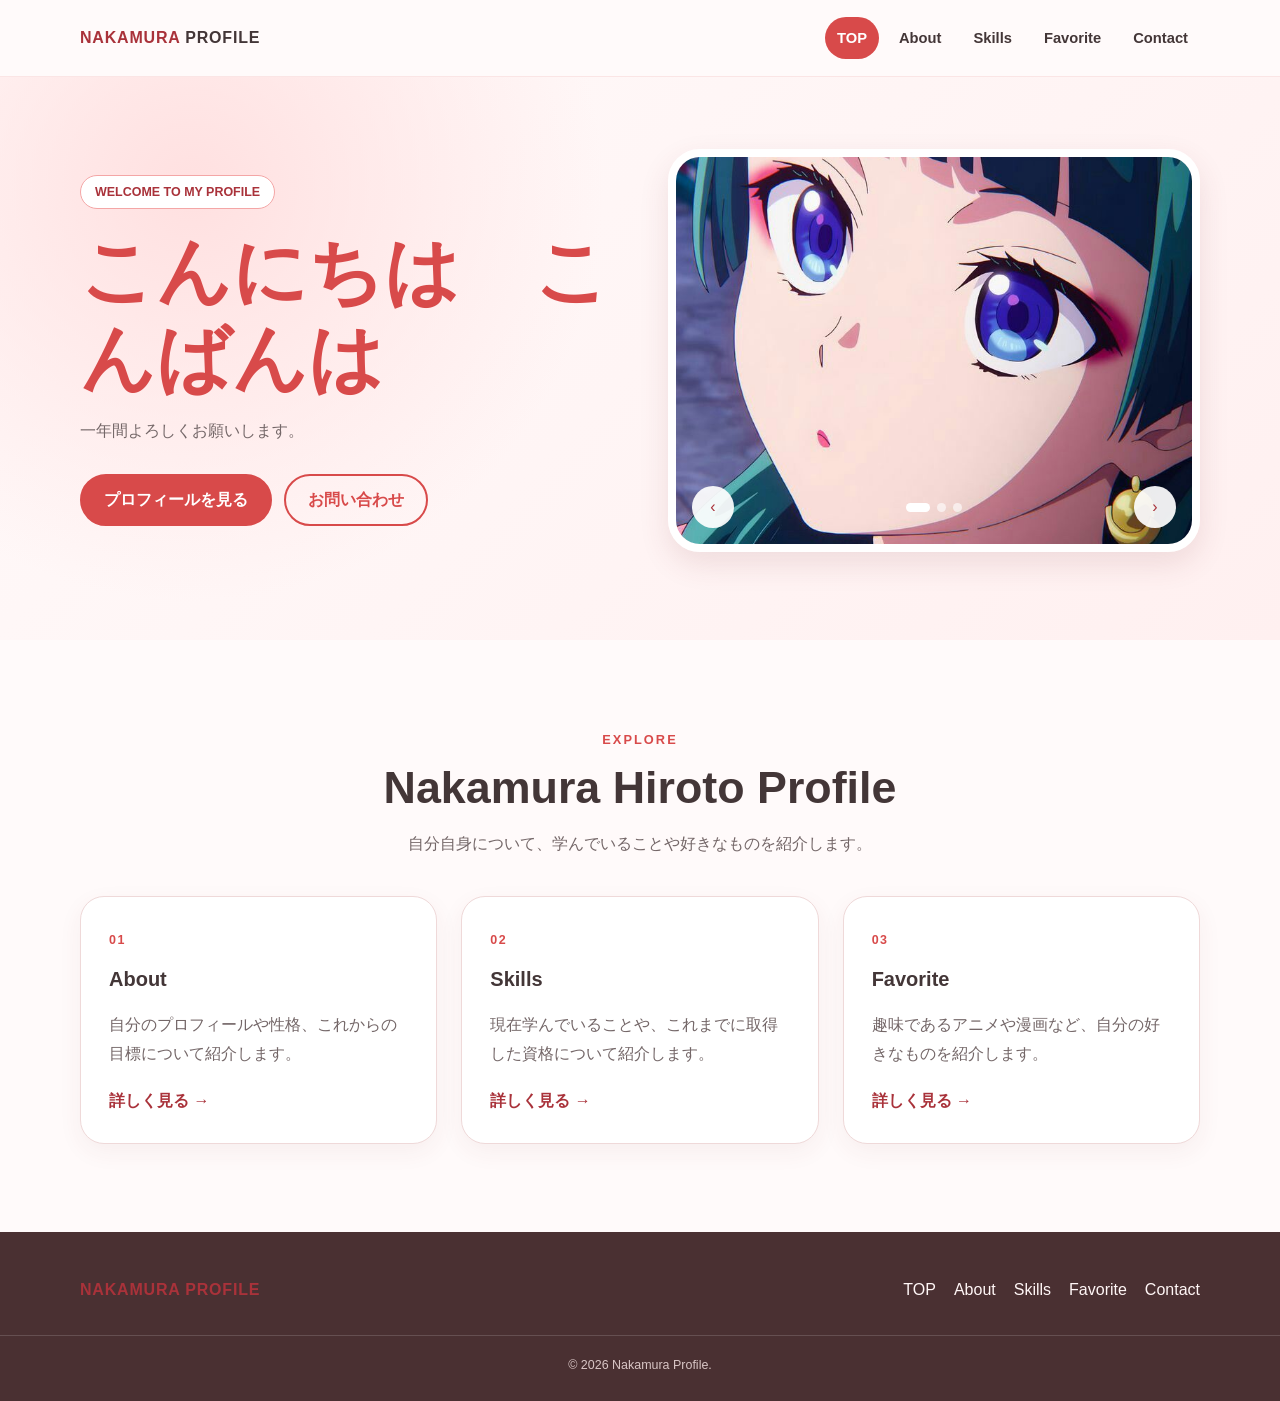
<file: index.html>
<!DOCTYPE html>
<html lang="ja">

<head>
  <meta charset="UTF-8">
  <meta name="viewport" content="width=device-width, initial-scale=1.0">
  <meta name="description" content="中村のプロフィールサイトのトップページです。">
  <title>TOP | Nakamura Profile</title>
  <link rel="stylesheet" href="css/reset.css">
  <link rel="stylesheet" href="css/style.css">
</head>

<body>
  <a class="skip-link" href="#main-content">本文へ移動</a>

  <header class="site-header">
    <div class="header-inner container">
      <a class="site-logo" href="index.html">
        NAKAMURA <span>PROFILE</span>
      </a>

      <button class="menu-button" type="button" aria-label="メニューを開閉" aria-expanded="false"
        aria-controls="global-navigation">
        <span class="menu-button__line"></span>
        <span class="menu-button__line"></span>
        <span class="menu-button__line"></span>
      </button>

      <nav class="global-nav" id="global-navigation" aria-label="メインナビゲーション">
        <ul class="nav-list">
          <li><a class="nav-link" href="index.html" aria-current="page">TOP</a></li>
          <li><a class="nav-link" href="about.html">About</a></li>
          <li><a class="nav-link" href="skills.html">Skills</a></li>
          <li><a class="nav-link" href="favorite.html">Favorite</a></li>
          <li><a class="nav-link" href="contact.html">Contact</a></li>
        </ul>
      </nav>
    </div>
  </header>
  <main id="main-content">
    <section class="hero">
      <div class="hero-inner container">
        <div class="hero__content fade-in">
          <span class="hero__label">WELCOME TO MY PROFILE</span>
          <h1 class="hero__title">
            <em>こんにちは　こんばんは</em>
          </h1>
          <p class="hero__text">一年間よろしくお願いします。</p>

          <div class="button-row">
            <a class="button" href="about.html">プロフィールを見る</a>
            <a class="button button--outline" href="contact.html">お問い合わせ</a>
          </div>
        </div>

        <div class="slider fade-in" aria-label="プロフィール画像スライダー">
          <div class="slider__track">
            <figure class="slider__slide">
              <img src="img/maomao.jpg" alt="明るい窓辺と植物のイラスト">
            </figure>
            <figure class="slider__slide">
              <img src="img/hurirenn.webp" alt="本と飲み物の和やかなイラスト">
            </figure>
            <figure class="slider__slide">
              <img src="img/kana.jpg" alt="笑顔を表現した明るいイラスト">
            </figure>
          </div>

          <div class="slider__controls">
            <button class="slider__button" type="button" data-slider="previous" aria-label="前の画像">
              ‹
            </button>
            <div class="slider__dots" aria-label="スライド選択"></div>
            <button class="slider__button" type="button" data-slider="next" aria-label="次の画像">
              ›
            </button>
          </div>
        </div>
      </div>
    </section>

    <section class="section">
      <div class="container">
        <div class="section-heading fade-in">
          <p class="section-heading__label">Explore</p>
          <h2 class="section-heading__title">Nakamura Hiroto Profile</h2>
          <p class="section-heading__text">自分自身について、学んでいることや好きなものを紹介します。</p>
        </div>

        <div class="card-grid">
          <article class="card fade-in">
            <span class="card__label">01</span>
            <h3 class="card__title">About</h3>
            <p class="card__text">自分のプロフィールや性格、これからの目標について紹介します。</p>
            <a class="card__link" href="about.html">詳しく見る →</a>
          </article>

          <article class="card fade-in">
            <span class="card__label">02</span>
            <h3 class="card__title">Skills</h3>
            <p class="card__text">現在学んでいることや、これまでに取得した資格について紹介します。</p>
            <a class="card__link" href="skills.html">詳しく見る →</a>
          </article>

          <article class="card fade-in">
            <span class="card__label">03</span>
            <h3 class="card__title">Favorite</h3>
            <p class="card__text">趣味であるアニメや漫画など、自分の好きなものを紹介します。</p>
            <a class="card__link" href="favorite.html">詳しく見る →</a>
          </article>
        </div>
      </div>
    </section>
  </main>
  <footer class="site-footer">
    <div class="footer-inner container">
      <div>
        <a class="site-logo" href="index.html">NAKAMURA PROFILE</a>
        <p></p>
      </div>

      <ul class="footer-nav">
        <li><a href="index.html">TOP</a></li>
        <li><a href="about.html">About</a></li>
        <li><a href="skills.html">Skills</a></li>
        <li><a href="favorite.html">Favorite</a></li>
        <li><a href="contact.html">Contact</a></li>
      </ul>
    </div>

    <p class="footer-copy">&copy; 2026 Nakamura Profile.</p>
  </footer>

  <button class="back-to-top" type="button" aria-label="ページ上部へ戻る">
    ↑
  </button>

  <script src="js/script.js"></script>
</body>

</html>
</file>
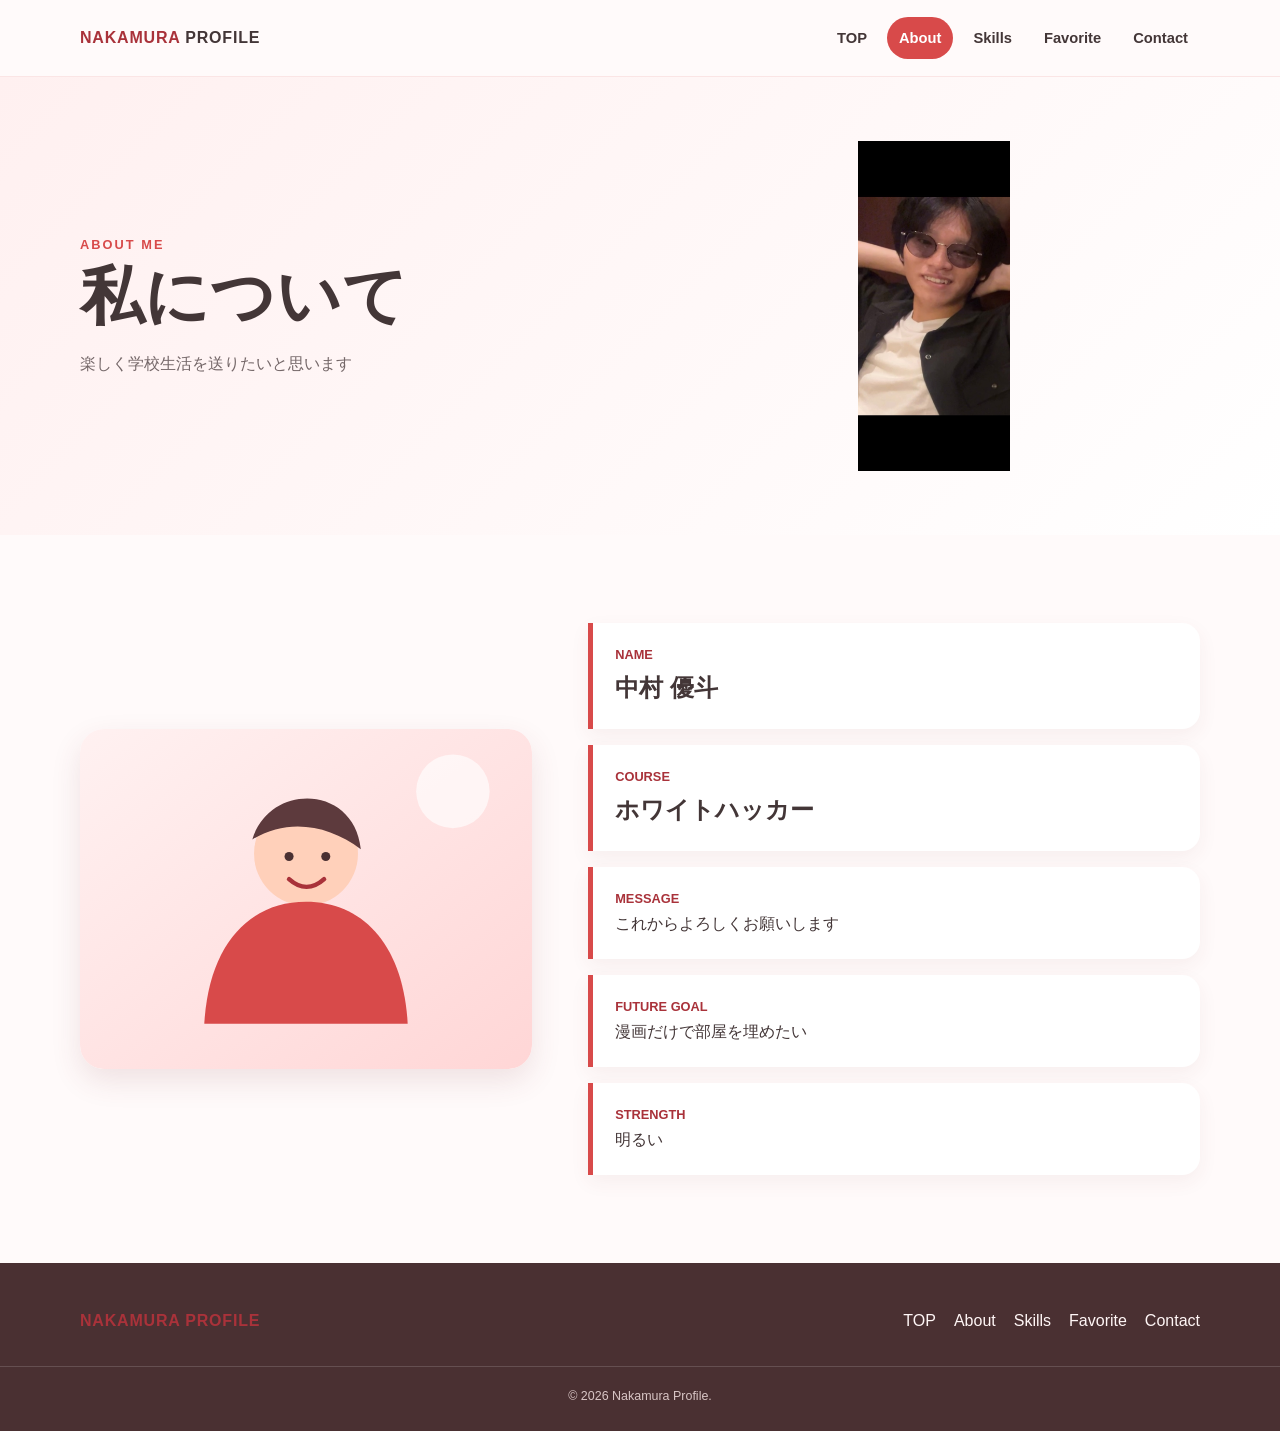
<file: about.html>
<!DOCTYPE html>
<html lang="ja">

<head>
  <meta charset="UTF-8">
  <meta name="viewport" content="width=device-width, initial-scale=1.0">
  <meta name="description" content="中村の自己紹介ページです。">
  <title>About | Nakamura Profile</title>
  <link rel="stylesheet" href="css/reset.css">
  <link rel="stylesheet" href="css/style.css">
</head>

<body>
  <a class="skip-link" href="#main-content">本文へ移動</a>

  <header class="site-header">
    <div class="header-inner container">
      <a class="site-logo" href="index.html">
        NAKAMURA <span>PROFILE</span>
      </a>

      <button class="menu-button" type="button" aria-label="メニューを開閉" aria-expanded="false"
        aria-controls="global-navigation">
        <span class="menu-button__line"></span>
        <span class="menu-button__line"></span>
        <span class="menu-button__line"></span>
      </button>

      <nav class="global-nav" id="global-navigation" aria-label="メインナビゲーション">
        <ul class="nav-list">
          <li><a class="nav-link" href="index.html">TOP</a></li>
          <li><a class="nav-link" href="about.html" aria-current="page">About</a></li>
          <li><a class="nav-link" href="skills.html">Skills</a></li>
          <li><a class="nav-link" href="favorite.html">Favorite</a></li>
          <li><a class="nav-link" href="contact.html">Contact</a></li>
        </ul>
      </nav>
    </div>
  </header>
  <main id="main-content">
    <section class="page-hero">
      <div class="page-hero__inner container">
        <div>
          <p class="section-heading__label">About me</p>
          <h1 class="page-hero__title">私について</h1>
          <p class="page-hero__text">楽しく学校生活を送りたいと思います</p>
        </div>
        <img class="page-hero__image" src="img/Image.jpeg" alt="明るい人物のイラスト">
      </div>
    </section>

    <section class="section">
      <div class="profile-layout container">
        <img class="profile-image fade-in" src="img/about.svg" alt="明るい人物のイラスト">

        <div class="info-list">
          <article class="info-item fade-in">
            <p class="info-item__label">NAME</p>
            <h2>中村 優斗</h2>
          </article>
          <article class="info-item fade-in">
            <p class="info-item__label">COURSE</p>
            <h2>ホワイトハッカー</h2>
          </article>
          <article class="info-item fade-in">
            <p class="info-item__label">MESSAGE</p>
            <p>これからよろしくお願いします</p>
          </article>
          <article class="info-item fade-in">
            <p class="info-item__label">FUTURE GOAL</p>
            <p>漫画だけで部屋を埋めたい</p>
          </article>
          <article class="info-item fade-in">
            <p class="info-item__label">STRENGTH</p>
            <p>明るい</p>
          </article>
        </div>
      </div>
    </section>
  </main>
  <footer class="site-footer">
    <div class="footer-inner container">
      <div>
        <a class="site-logo" href="index.html">NAKAMURA PROFILE</a>
        <p></p>
      </div>

      <ul class="footer-nav">
        <li><a href="index.html">TOP</a></li>
        <li><a href="about.html">About</a></li>
        <li><a href="skills.html">Skills</a></li>
        <li><a href="favorite.html">Favorite</a></li>
        <li><a href="contact.html">Contact</a></li>
      </ul>
    </div>

    <p class="footer-copy">&copy; 2026 Nakamura Profile.</p>
  </footer>

  <button class="back-to-top" type="button" aria-label="ページ上部へ戻る">
    ↑
  </button>

  <script src="js/script.js"></script>
</body>

</html>
</file>
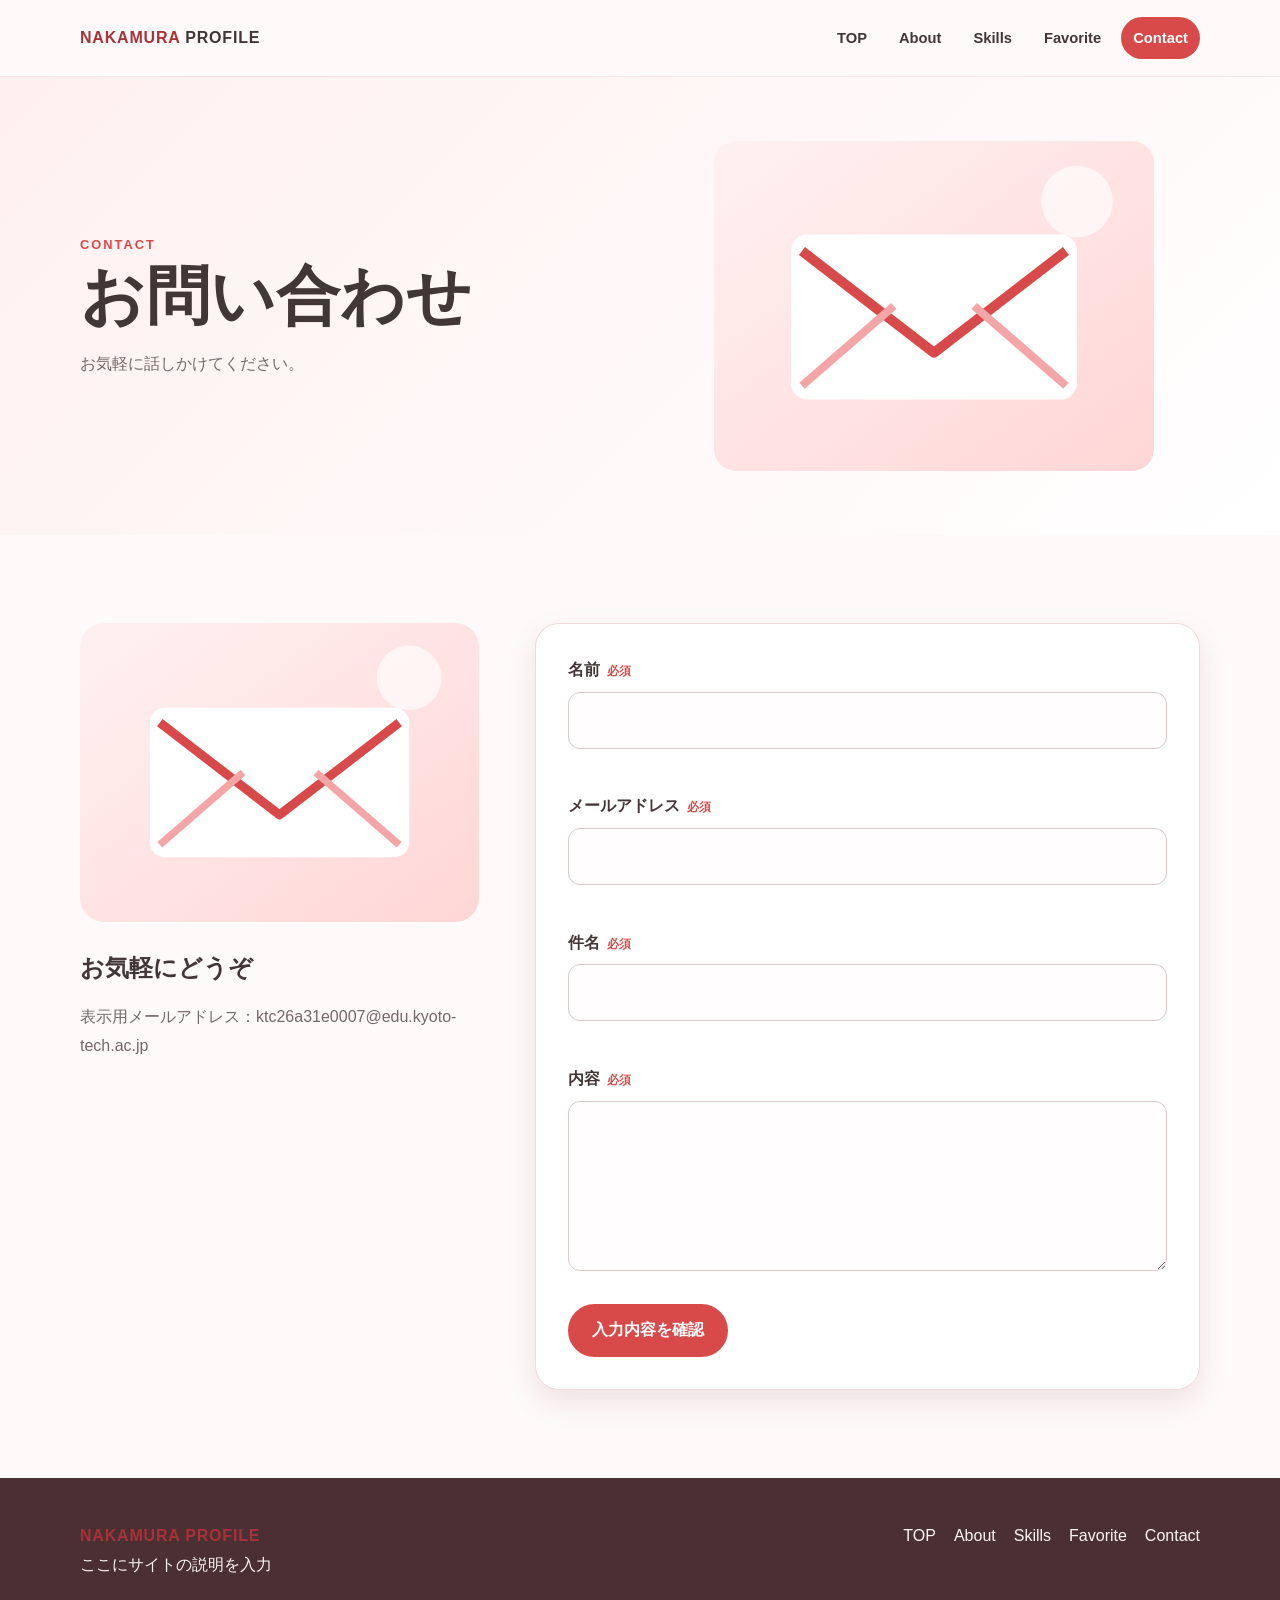
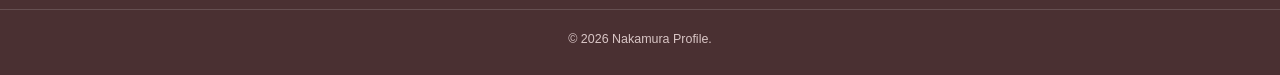
<file: contact.html>
<!DOCTYPE html>
<html lang="ja">

<head>
  <meta charset="UTF-8">
  <meta name="viewport" content="width=device-width, initial-scale=1.0">
  <meta name="description" content="お問い合わせフォームのページです。">
  <title>Contact | Nakamura Profile</title>
  <link rel="stylesheet" href="css/reset.css">
  <link rel="stylesheet" href="css/style.css">
</head>

<body>
  <a class="skip-link" href="#main-content">本文へ移動</a>

  <header class="site-header">
    <div class="header-inner container">
      <a class="site-logo" href="index.html">
        NAKAMURA <span>PROFILE</span>
      </a>

      <button class="menu-button" type="button" aria-label="メニューを開閉" aria-expanded="false"
        aria-controls="global-navigation">
        <span class="menu-button__line"></span>
        <span class="menu-button__line"></span>
        <span class="menu-button__line"></span>
      </button>

      <nav class="global-nav" id="global-navigation" aria-label="メインナビゲーション">
        <ul class="nav-list">
          <li><a class="nav-link" href="index.html">TOP</a></li>
          <li><a class="nav-link" href="about.html">About</a></li>
          <li><a class="nav-link" href="skills.html">Skills</a></li>
          <li><a class="nav-link" href="favorite.html">Favorite</a></li>
          <li><a class="nav-link" href="contact.html" aria-current="page">Contact</a></li>
        </ul>
      </nav>
    </div>
  </header>
  <main id="main-content">
    <section class="page-hero">
      <div class="page-hero__inner container">
        <div>
          <p class="section-heading__label">Contact</p>
          <h1 class="page-hero__title">お問い合わせ</h1>
          <p class="page-hero__text">お気軽に話しかけてください。</p>
        </div>
        <img class="page-hero__image" src="img/contact.svg" alt="メッセージを表すイラスト">
      </div>
    </section>

    <section class="section">
      <div class="contact-layout container">
        <aside class="contact-side fade-in">
          <img src="img/contact.svg" alt="封筒と植物のイラスト">
          <h2>お気軽にどうぞ</h2>
          <p class="card__text">
            表示用メールアドレス：ktc26a31e0007@edu.kyoto-tech.ac.jp
          </p>
          <p class="card__text"></p>
        </aside>

        <form class="form fade-in" id="contact-form" novalidate>
          <div class="form__group">
            <label class="form__label" for="name">
              名前<span class="form__required">必須</span>
            </label>
            <input class="form__input" type="text" id="name" name="name" autocomplete="name" required
              aria-describedby="name-error">
            <p class="form__error" id="name-error" aria-live="polite"></p>
          </div>

          <div class="form__group">
            <label class="form__label" for="email">
              メールアドレス<span class="form__required">必須</span>
            </label>
            <input class="form__input" type="email" id="email" name="email" autocomplete="email" required
              aria-describedby="email-error">
            <p class="form__error" id="email-error" aria-live="polite"></p>
          </div>

          <div class="form__group">
            <label class="form__label" for="subject">
              件名<span class="form__required">必須</span>
            </label>
            <input class="form__input" type="text" id="subject" name="subject" required
              aria-describedby="subject-error">
            <p class="form__error" id="subject-error" aria-live="polite"></p>
          </div>

          <div class="form__group">
            <label class="form__label" for="message">
              内容<span class="form__required">必須</span>
            </label>
            <textarea class="form__input" id="message" name="message" required
              aria-describedby="message-error"></textarea>
            <p class="form__error" id="message-error" aria-live="polite"></p>
          </div>

          <button class="button" type="submit">入力内容を確認</button>
          <p class="form__status" role="status" hidden></p>
        </form>
      </div>
    </section>
  </main>
  <footer class="site-footer">
    <div class="footer-inner container">
      <div>
        <a class="site-logo" href="index.html">NAKAMURA PROFILE</a>
        <p>ここにサイトの説明を入力</p>
      </div>

      <ul class="footer-nav">
        <li><a href="index.html">TOP</a></li>
        <li><a href="about.html">About</a></li>
        <li><a href="skills.html">Skills</a></li>
        <li><a href="favorite.html">Favorite</a></li>
        <li><a href="contact.html">Contact</a></li>
      </ul>
    </div>

    <p class="footer-copy">&copy; 2026 Nakamura Profile.</p>
  </footer>

  <button class="back-to-top" type="button" aria-label="ページ上部へ戻る">
    ↑
  </button>

  <script src="js/script.js"></script>
</body>

</html>
</file>
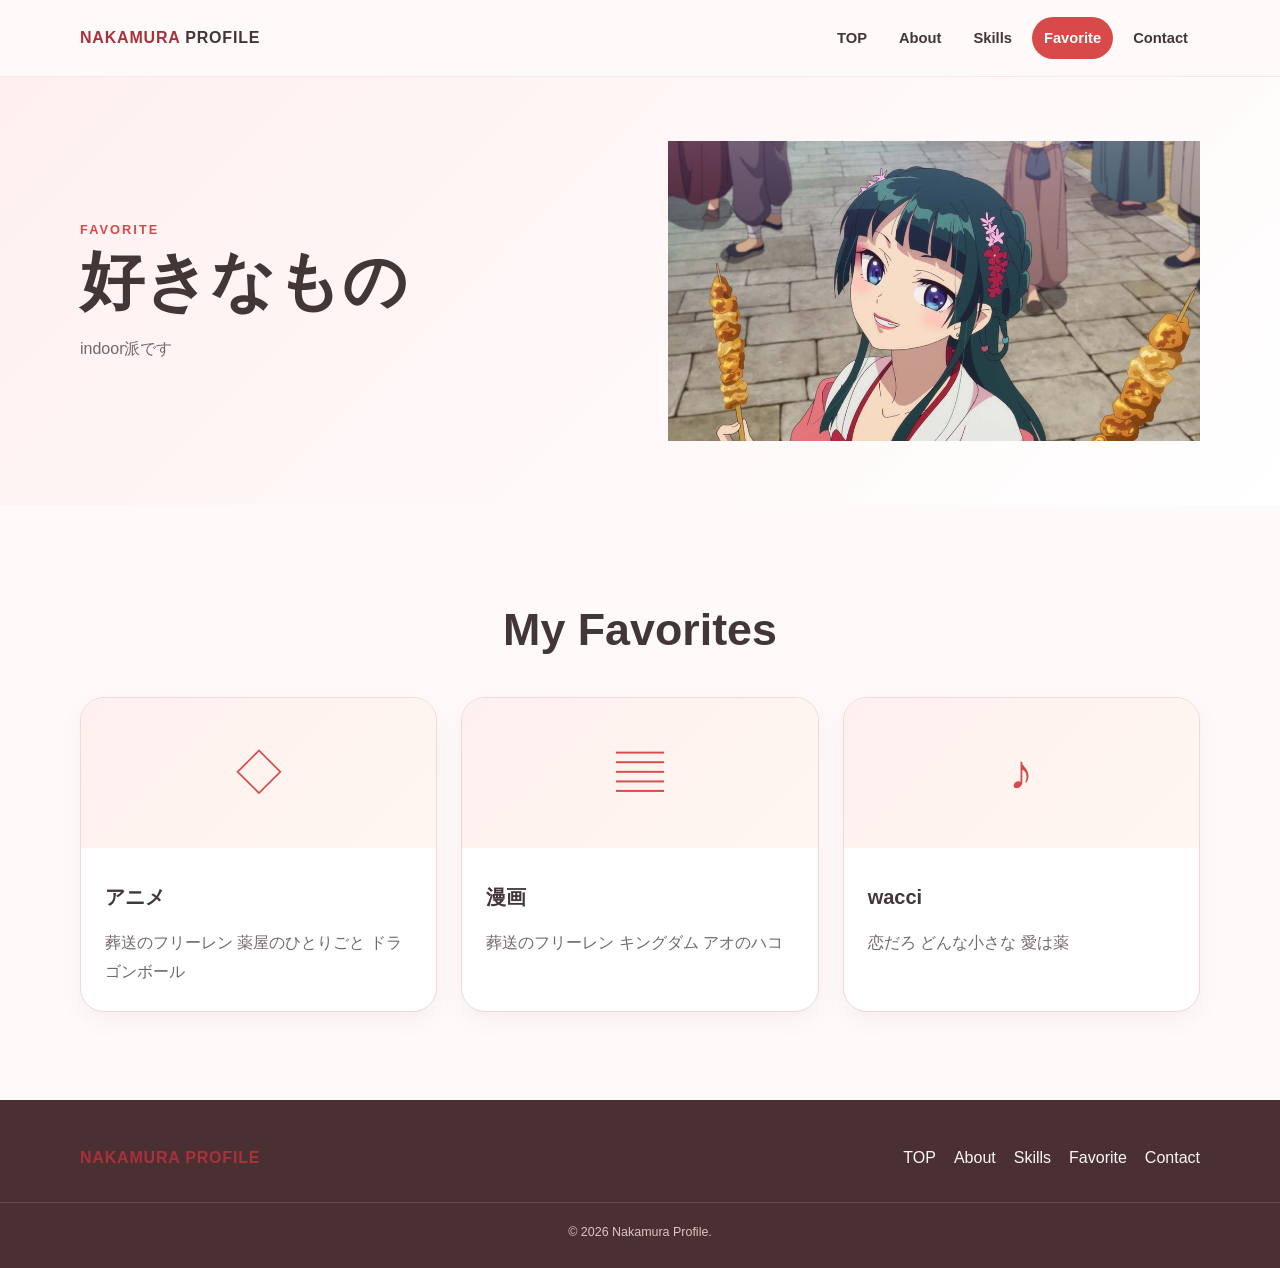
<file: favorite.html>
<!DOCTYPE html>
<html lang="ja">

<head>
  <meta charset="UTF-8">
  <meta name="viewport" content="width=device-width, initial-scale=1.0">
  <meta name="description" content="中村の好きなものを紹介するページです。">
  <title>Favorite | Nakamura Profile</title>
  <link rel="stylesheet" href="css/reset.css">
  <link rel="stylesheet" href="css/style.css">
</head>

<body>
  <a class="skip-link" href="#main-content">本文へ移動</a>

  <header class="site-header">
    <div class="header-inner container">
      <a class="site-logo" href="index.html">
        NAKAMURA <span>PROFILE</span>
      </a>

      <button class="menu-button" type="button" aria-label="メニューを開閉" aria-expanded="false"
        aria-controls="global-navigation">
        <span class="menu-button__line"></span>
        <span class="menu-button__line"></span>
        <span class="menu-button__line"></span>
      </button>

      <nav class="global-nav" id="global-navigation" aria-label="メインナビゲーション">
        <ul class="nav-list">
          <li><a class="nav-link" href="index.html">TOP</a></li>
          <li><a class="nav-link" href="about.html">About</a></li>
          <li><a class="nav-link" href="skills.html">Skills</a></li>
          <li><a class="nav-link" href="favorite.html" aria-current="page">Favorite</a></li>
          <li><a class="nav-link" href="contact.html">Contact</a></li>
        </ul>
      </nav>
    </div>
  </header>
  <main id="main-content">
    <section class="page-hero">
      <div class="page-hero__inner container">
        <div>
          <p class="section-heading__label">Favorite</p>
          <h1 class="page-hero__title">好きなもの</h1>
          <p class="page-hero__text">indoor派です</p>
        </div>
        <img class="page-hero__image" src="img/mao.jpg" alt="本や音楽を楽しむイラスト">
      </div>
    </section>

    <section class="section">
      <div class="container">
        <div class="section-heading fade-in">
          <h2 class="section-heading__title">My Favorites</h2>
          <p class="section-heading__text">
            
          </p>
        </div>

        <div class="card-grid">
          <article class="card favorite-card fade-in">
            <div class="favorite-card__visual" aria-hidden="true">◇</div>
            <div class="favorite-card__body">
              <h3 class="card__title">アニメ</h3>
              <p class="card__text">葬送のフリーレン 薬屋のひとりごと ドラゴンボール</p>
            </div>
          </article>

          <article class="card favorite-card fade-in">
            <div class="favorite-card__visual" aria-hidden="true">▤</div>
            <div class="favorite-card__body">
              <h3 class="card__title">漫画</h3>
              <p class="card__text">葬送のフリーレン キングダム アオのハコ</p>
            </div>
          </article>

          <article class="card favorite-card fade-in">
            <div class="favorite-card__visual" aria-hidden="true">♪</div>
            <div class="favorite-card__body">
              <h3 class="card__title">wacci</h3>
              <p class="card__text">恋だろ どんな小さな 愛は薬</p>
            </div>
          </article>
        </div>
      </div>
    </section>
  </main>
  <footer class="site-footer">
    <div class="footer-inner container">
      <div>
        <a class="site-logo" href="index.html">NAKAMURA PROFILE</a>
        <p></p>
      </div>

      <ul class="footer-nav">
        <li><a href="index.html">TOP</a></li>
        <li><a href="about.html">About</a></li>
        <li><a href="skills.html">Skills</a></li>
        <li><a href="favorite.html">Favorite</a></li>
        <li><a href="contact.html">Contact</a></li>
      </ul>
    </div>

    <p class="footer-copy">&copy; 2026 Nakamura Profile.</p>
  </footer>

  <button class="back-to-top" type="button" aria-label="ページ上部へ戻る">
    ↑
  </button>

  <script src="js/script.js"></script>
</body>

</html>
</file>
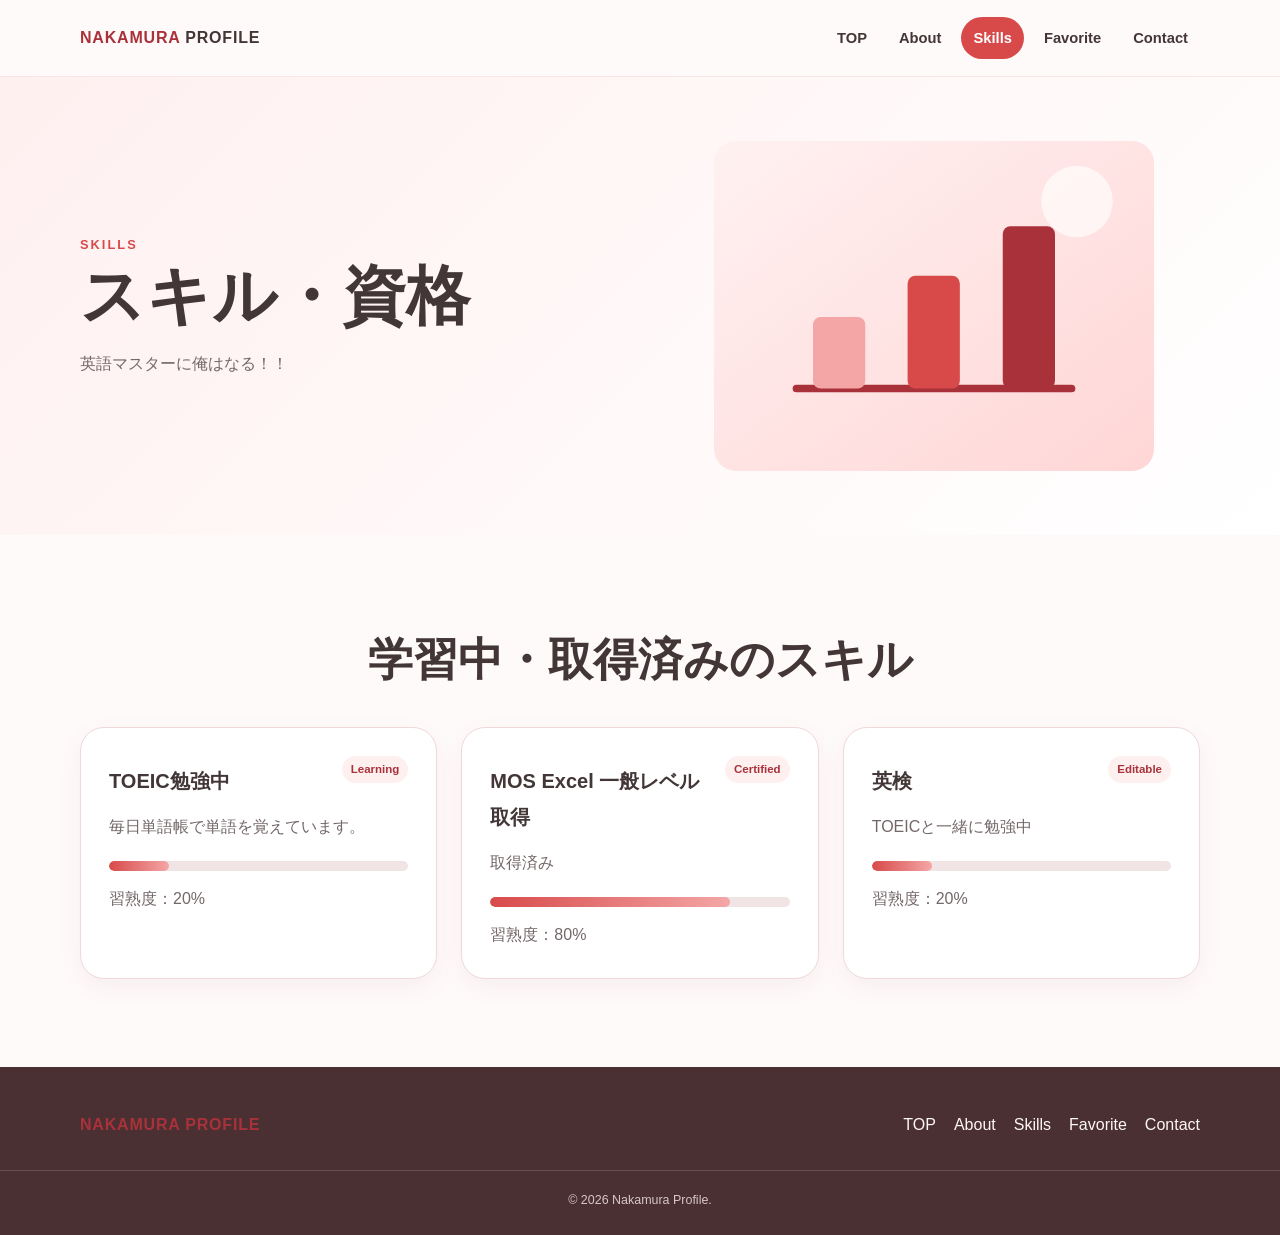
<file: skills.html>
<!DOCTYPE html>
<html lang="ja">

<head>
  <meta charset="UTF-8">
  <meta name="viewport" content="width=device-width, initial-scale=1.0">
  <meta name="description" content="中村のスキルと資格を紹介するページです。">
  <title>Skills | Nakamura Profile</title>
  <link rel="stylesheet" href="css/reset.css">
  <link rel="stylesheet" href="css/style.css">
</head>

<body>
  <a class="skip-link" href="#main-content">本文へ移動</a>

  <header class="site-header">
    <div class="header-inner container">
      <a class="site-logo" href="index.html">
        NAKAMURA <span>PROFILE</span>
      </a>

      <button class="menu-button" type="button" aria-label="メニューを開閉" aria-expanded="false"
        aria-controls="global-navigation">
        <span class="menu-button__line"></span>
        <span class="menu-button__line"></span>
        <span class="menu-button__line"></span>
      </button>

      <nav class="global-nav" id="global-navigation" aria-label="メインナビゲーション">
        <ul class="nav-list">
          <li><a class="nav-link" href="index.html">TOP</a></li>
          <li><a class="nav-link" href="about.html">About</a></li>
          <li><a class="nav-link" href="skills.html" aria-current="page">Skills</a></li>
          <li><a class="nav-link" href="favorite.html">Favorite</a></li>
          <li><a class="nav-link" href="contact.html">Contact</a></li>
        </ul>
      </nav>
    </div>
  </header>
  <main id="main-content">
    <section class="page-hero">
      <div class="page-hero__inner container">
        <div>
          <p class="section-heading__label">Skills</p>
          <h1 class="page-hero__title">スキル・資格</h1>
          <p class="page-hero__text">英語マスターに俺はなる！！</p>
        </div>
        <img class="page-hero__image" src="img/skills.svg" alt="学習と成長を表すイラスト">
      </div>
    </section>

    <section class="section">
      <div class="container">
        <div class="section-heading fade-in">
          <h2 class="section-heading__title">学習中・取得済みのスキル</h2>
          <p class="section-heading__text">
            
          </p>
        </div>

        <div class="card-grid">
          <article class="card fade-in">
            <div class="skill-header">
              <h3 class="card__title">TOEIC勉強中</h3>
              <span class="badge">Learning</span>
            </div>
            <p class="card__text">毎日単語帳で単語を覚えています。</p>
            <div class="meter" aria-label="習熟度20パーセント">
              <div class="meter__bar" style="width: 20%"></div>
            </div>
            <p class="card__text">習熟度：20%</p>
          </article>

          <article class="card fade-in">
            <div class="skill-header">
              <h3 class="card__title">MOS Excel 一般レベル取得</h3>
              <span class="badge">Certified</span>
            </div>
            <p class="card__text">取得済み</p>
            <div class="meter" aria-label="習熟度80パーセント">
              <div class="meter__bar" style="width: 80%"></div>
            </div>
            <p class="card__text">習熟度：80%</p>
          </article>

          <article class="card fade-in">
            <div class="skill-header">
              <h3 class="card__title">英検</h3>
              <span class="badge">Editable</span>
            </div>
            <p class="card__text">TOEICと一緒に勉強中</p>
            <div class="meter" aria-label="習熟度20パーセント">
              <div class="meter__bar" style="width: 20%"></div>
            </div>
            <p class="card__text">習熟度：20%</p>
          </article>
        </div>
      </div>
    </section>
  </main>
  <footer class="site-footer">
    <div class="footer-inner container">
      <div>
        <a class="site-logo" href="index.html">NAKAMURA PROFILE</a>
        <p></p>
      </div>

      <ul class="footer-nav">
        <li><a href="index.html">TOP</a></li>
        <li><a href="about.html">About</a></li>
        <li><a href="skills.html">Skills</a></li>
        <li><a href="favorite.html">Favorite</a></li>
        <li><a href="contact.html">Contact</a></li>
      </ul>
    </div>

    <p class="footer-copy">&copy; 2026 Nakamura Profile.</p>
  </footer>

  <button class="back-to-top" type="button" aria-label="ページ上部へ戻る">
    ↑
  </button>

  <script src="js/script.js"></script>
</body>

</html>
</file>
<file: css/style.css>
@charset "UTF-8";

:root {
  --red: #d84a4a;
  --dark-red: #a9323a;
  --soft-red: #fff0f0;
  --pink: #f4a6a6;
  --text: #433637;
  --muted: #746768;
  --white: #ffffff;
  --line: #efd9d9;
  --shadow: 0 12px 30px rgba(126, 50, 55, 0.12);
  --radius: 24px;
  --content-width: 1120px;
}

body {
  min-height: 100vh;
  color: var(--text);
  background: #fffafa;
  font-family: "Yu Gothic", "Hiragino Kaku Gothic ProN", Meiryo, sans-serif;
  line-height: 1.8;
}

body.menu-open {
  overflow: hidden;
}

.container {
  width: min(calc(100% - 40px), var(--content-width));
  margin-inline: auto;
}

.section {
  padding: 88px 0;
}

.section-heading {
  margin-bottom: 38px;
  text-align: center;
}

.section-heading__label {
  color: var(--red);
  font-size: 0.8rem;
  font-weight: 800;
  letter-spacing: 0.16em;
  text-transform: uppercase;
}

.section-heading__title {
  margin-top: 6px;
  font-size: clamp(1.8rem, 5vw, 2.8rem);
  line-height: 1.35;
}

.section-heading__text {
  max-width: 720px;
  margin: 12px auto 0;
  color: var(--muted);
}

.site-header {
  position: sticky;
  z-index: 100;
  top: 0;
  border-bottom: 1px solid rgba(216, 74, 74, 0.12);
  background: rgba(255, 250, 250, 0.94);
  backdrop-filter: blur(12px);
}

.header-inner {
  display: flex;
  min-height: 76px;
  align-items: center;
  justify-content: space-between;
  gap: 24px;
}

.site-logo {
  color: var(--dark-red);
  font-weight: 900;
  letter-spacing: 0.05em;
}

.site-logo span {
  color: var(--text);
}

.nav-list {
  display: flex;
  align-items: center;
  gap: 8px;
}

.nav-link {
  display: block;
  padding: 8px 12px;
  border-radius: 999px;
  font-size: 0.92rem;
  font-weight: 700;
}

.nav-link:hover,
.nav-link[aria-current="page"] {
  color: var(--white);
  background: var(--red);
}

.menu-button {
  display: none;
  width: 44px;
  height: 44px;
  padding: 10px;
  border: 0;
  border-radius: 12px;
  color: var(--text);
  background: var(--soft-red);
  cursor: pointer;
}

.menu-button__line {
  display: block;
  height: 2px;
  margin: 5px 0;
  background: currentColor;
  transition: 0.25s;
}

.menu-button[aria-expanded="true"] .menu-button__line:nth-child(1) {
  transform: translateY(7px) rotate(45deg);
}

.menu-button[aria-expanded="true"] .menu-button__line:nth-child(2) {
  opacity: 0;
}

.menu-button[aria-expanded="true"] .menu-button__line:nth-child(3) {
  transform: translateY(-7px) rotate(-45deg);
}

.hero {
  padding: 72px 0 88px;
  overflow: hidden;
  background:
    radial-gradient(circle at 15% 20%, #ffe0e0, transparent 35%),
    linear-gradient(135deg, #fffafa, var(--soft-red));
}

.hero-inner,
.page-hero__inner,
.profile-layout,
.contact-layout {
  display: grid;
  grid-template-columns: 1fr 1fr;
  align-items: center;
  gap: 56px;
}

.hero__label {
  display: inline-flex;
  padding: 5px 14px;
  border: 1px solid var(--pink);
  border-radius: 999px;
  color: var(--dark-red);
  background: var(--white);
  font-size: 0.78rem;
  font-weight: 800;
}

.hero__title {
  margin-top: 20px;
  font-size: clamp(2.4rem, 7vw, 4.6rem);
  line-height: 1.18;
}

.hero__title em {
  color: var(--red);
  font-style: normal;
}

.hero__text,
.page-hero__text,
.card__text {
  margin-top: 14px;
  color: var(--muted);
}

.button-row {
  display: flex;
  flex-wrap: wrap;
  gap: 12px;
  margin-top: 28px;
}

.button {
  display: inline-flex;
  min-height: 48px;
  align-items: center;
  justify-content: center;
  padding: 10px 22px;
  border: 2px solid var(--red);
  border-radius: 999px;
  color: var(--white);
  background: var(--red);
  font-weight: 800;
  cursor: pointer;
  transition: 0.2s;
}

.button:hover {
  color: var(--red);
  background: var(--white);
  transform: translateY(-2px);
}

.button--outline {
  color: var(--red);
  background: transparent;
}

.slider {
  position: relative;
  overflow: hidden;
  border: 8px solid var(--white);
  border-radius: 32px;
  box-shadow: var(--shadow);
}

.slider__track {
  display: flex;
  transition: transform 0.55s ease;
}

.slider__slide {
  min-width: 100%;
}

.slider__slide img {
  width: 100%;
  aspect-ratio: 4 / 3;
  object-fit: cover;
}

.slider__controls {
  position: absolute;
  right: 16px;
  bottom: 16px;
  left: 16px;
  display: flex;
  align-items: center;
  justify-content: space-between;
}

.slider__button {
  display: grid;
  width: 42px;
  height: 42px;
  place-items: center;
  border: 0;
  border-radius: 50%;
  color: var(--dark-red);
  background: rgba(255, 255, 255, 0.92);
  cursor: pointer;
}

.slider__dots {
  display: flex;
  gap: 7px;
}

.slider__dot {
  width: 9px;
  height: 9px;
  padding: 0;
  border: 0;
  border-radius: 50%;
  background: rgba(255, 255, 255, 0.6);
  cursor: pointer;
}

.slider__dot.is-active {
  width: 24px;
  border-radius: 8px;
  background: var(--white);
}

.page-hero {
  padding: 64px 0;
  background: linear-gradient(135deg, var(--soft-red), #ffffff);
}

.page-hero__title {
  font-size: clamp(2.2rem, 6vw, 4rem);
  line-height: 1.25;
}

.page-hero__image {
  max-height: 330px;
  margin-inline: auto;
}

.card-grid {
  display: grid;
  grid-template-columns: repeat(3, 1fr);
  gap: 24px;
}

.card {
  height: 100%;
  padding: 28px;
  border: 1px solid var(--line);
  border-radius: var(--radius);
  background: var(--white);
  box-shadow: 0 8px 24px rgba(120, 45, 50, 0.06);
}

.card__label {
  color: var(--red);
  font-size: 0.78rem;
  font-weight: 900;
  letter-spacing: 0.12em;
}

.card__title {
  margin-top: 7px;
  font-size: 1.25rem;
}

.card__link {
  display: inline-block;
  margin-top: 18px;
  color: var(--dark-red);
  font-weight: 800;
}

.profile-layout {
  grid-template-columns: 0.85fr 1.15fr;
}

.profile-image {
  border-radius: var(--radius);
  box-shadow: var(--shadow);
}

.info-list {
  display: grid;
  gap: 16px;
}

.info-item {
  padding: 20px 22px;
  border-left: 5px solid var(--red);
  border-radius: 0 18px 18px 0;
  background: var(--white);
  box-shadow: 0 7px 20px rgba(120, 45, 50, 0.06);
}

.info-item__label {
  color: var(--dark-red);
  font-size: 0.8rem;
  font-weight: 900;
}

.skill-header {
  display: flex;
  align-items: flex-start;
  justify-content: space-between;
  gap: 12px;
}

.badge {
  padding: 3px 9px;
  border-radius: 999px;
  color: var(--dark-red);
  background: var(--soft-red);
  font-size: 0.72rem;
  font-weight: 800;
}

.meter {
  height: 10px;
  margin-top: 19px;
  overflow: hidden;
  border-radius: 99px;
  background: #f1e4e4;
}

.meter__bar {
  height: 100%;
  border-radius: inherit;
  background: linear-gradient(90deg, var(--red), var(--pink));
}

.favorite-card {
  overflow: hidden;
  padding: 0;
}

.favorite-card__visual {
  display: grid;
  min-height: 150px;
  place-items: center;
  color: var(--red);
  background: linear-gradient(135deg, var(--soft-red), #fff7f0);
  font-size: 3rem;
}

.favorite-card__body {
  padding: 24px;
}

.contact-layout {
  grid-template-columns: 0.75fr 1.25fr;
  align-items: start;
}

.contact-side img {
  margin-bottom: 24px;
  border-radius: var(--radius);
}

.form {
  padding: 32px;
  border: 1px solid var(--line);
  border-radius: var(--radius);
  background: var(--white);
  box-shadow: var(--shadow);
}

.form__group + .form__group {
  margin-top: 20px;
}

.form__label {
  display: inline-block;
  margin-bottom: 7px;
  font-weight: 800;
}

.form__required {
  margin-left: 7px;
  color: var(--red);
  font-size: 0.72rem;
}

.form__input {
  width: 100%;
  padding: 13px 15px;
  border: 1px solid #d9caca;
  border-radius: 12px;
  color: var(--text);
  background: #fffdfd;
  outline: none;
}

.form__input:focus {
  border-color: var(--red);
  box-shadow: 0 0 0 4px rgba(216, 74, 74, 0.12);
}

textarea.form__input {
  min-height: 170px;
  resize: vertical;
}

.form__error {
  min-height: 1.5em;
  margin-top: 4px;
  color: #b52631;
  font-size: 0.82rem;
}

.form__input.is-error {
  border-color: #b52631;
  background: #fff6f6;
}

.form__status {
  margin-top: 18px;
  padding: 12px;
  border-radius: 12px;
  color: #23633d;
  background: #e9f8ef;
  font-weight: 700;
}

.site-footer {
  padding: 44px 0 24px;
  color: #fff6f6;
  background: #4a3032;
}

.footer-inner {
  display: flex;
  align-items: flex-start;
  justify-content: space-between;
  gap: 30px;
}

.footer-nav {
  display: flex;
  flex-wrap: wrap;
  justify-content: flex-end;
  gap: 12px 18px;
}

.footer-copy {
  margin-top: 30px;
  padding-top: 18px;
  border-top: 1px solid rgba(255, 255, 255, 0.15);
  color: #d9c6c6;
  font-size: 0.78rem;
  text-align: center;
}

.back-to-top {
  position: fixed;
  z-index: 90;
  right: 22px;
  bottom: 22px;
  width: 48px;
  height: 48px;
  border: 0;
  border-radius: 50%;
  color: var(--white);
  background: var(--red);
  box-shadow: var(--shadow);
  cursor: pointer;
  opacity: 0;
  pointer-events: none;
  transform: translateY(12px);
  transition: 0.25s;
}

.back-to-top.is-visible {
  opacity: 1;
  pointer-events: auto;
  transform: none;
}

.fade-in {
  opacity: 0;
  transform: translateY(24px);
  transition: opacity 0.7s, transform 0.7s;
}

.fade-in.is-visible {
  opacity: 1;
  transform: none;
}

.skip-link {
  position: fixed;
  z-index: 999;
  top: 8px;
  left: 8px;
  padding: 8px 12px;
  color: var(--white);
  background: var(--dark-red);
  transform: translateY(-150%);
}

.skip-link:focus {
  transform: none;
}

@media (max-width: 820px) {
  .section {
    padding: 64px 0;
  }

  .menu-button {
    display: block;
  }

  .global-nav {
    position: fixed;
    top: 76px;
    right: 0;
    left: 0;
    padding: 20px;
    border-bottom: 1px solid var(--line);
    background: #fffafa;
    opacity: 0;
    pointer-events: none;
    transform: translateY(-12px);
    transition: 0.25s;
  }

  .global-nav.is-open {
    opacity: 1;
    pointer-events: auto;
    transform: none;
  }

  .nav-list {
    flex-direction: column;
    align-items: stretch;
  }

  .nav-link {
    padding: 12px;
    text-align: center;
  }

  .hero-inner,
  .page-hero__inner,
  .profile-layout,
  .contact-layout {
    grid-template-columns: 1fr;
  }

  .hero__content {
    text-align: center;
  }

  .button-row {
    justify-content: center;
  }

  .card-grid {
    grid-template-columns: repeat(2, 1fr);
  }
}

@media (max-width: 560px) {
  .container {
    width: min(calc(100% - 28px), var(--content-width));
  }

  .header-inner {
    min-height: 68px;
  }

  .global-nav {
    top: 68px;
  }

  .hero {
    padding: 48px 0 64px;
  }

  .card-grid {
    grid-template-columns: 1fr;
  }

  .form {
    padding: 22px 18px;
  }

  .footer-inner {
    flex-direction: column;
  }

  .footer-nav {
    justify-content: flex-start;
  }
}

@media (prefers-reduced-motion: reduce) {
  *,
  *::before,
  *::after {
    scroll-behavior: auto !important;
    transition-duration: 0.01ms !important;
  }
}
</file>
